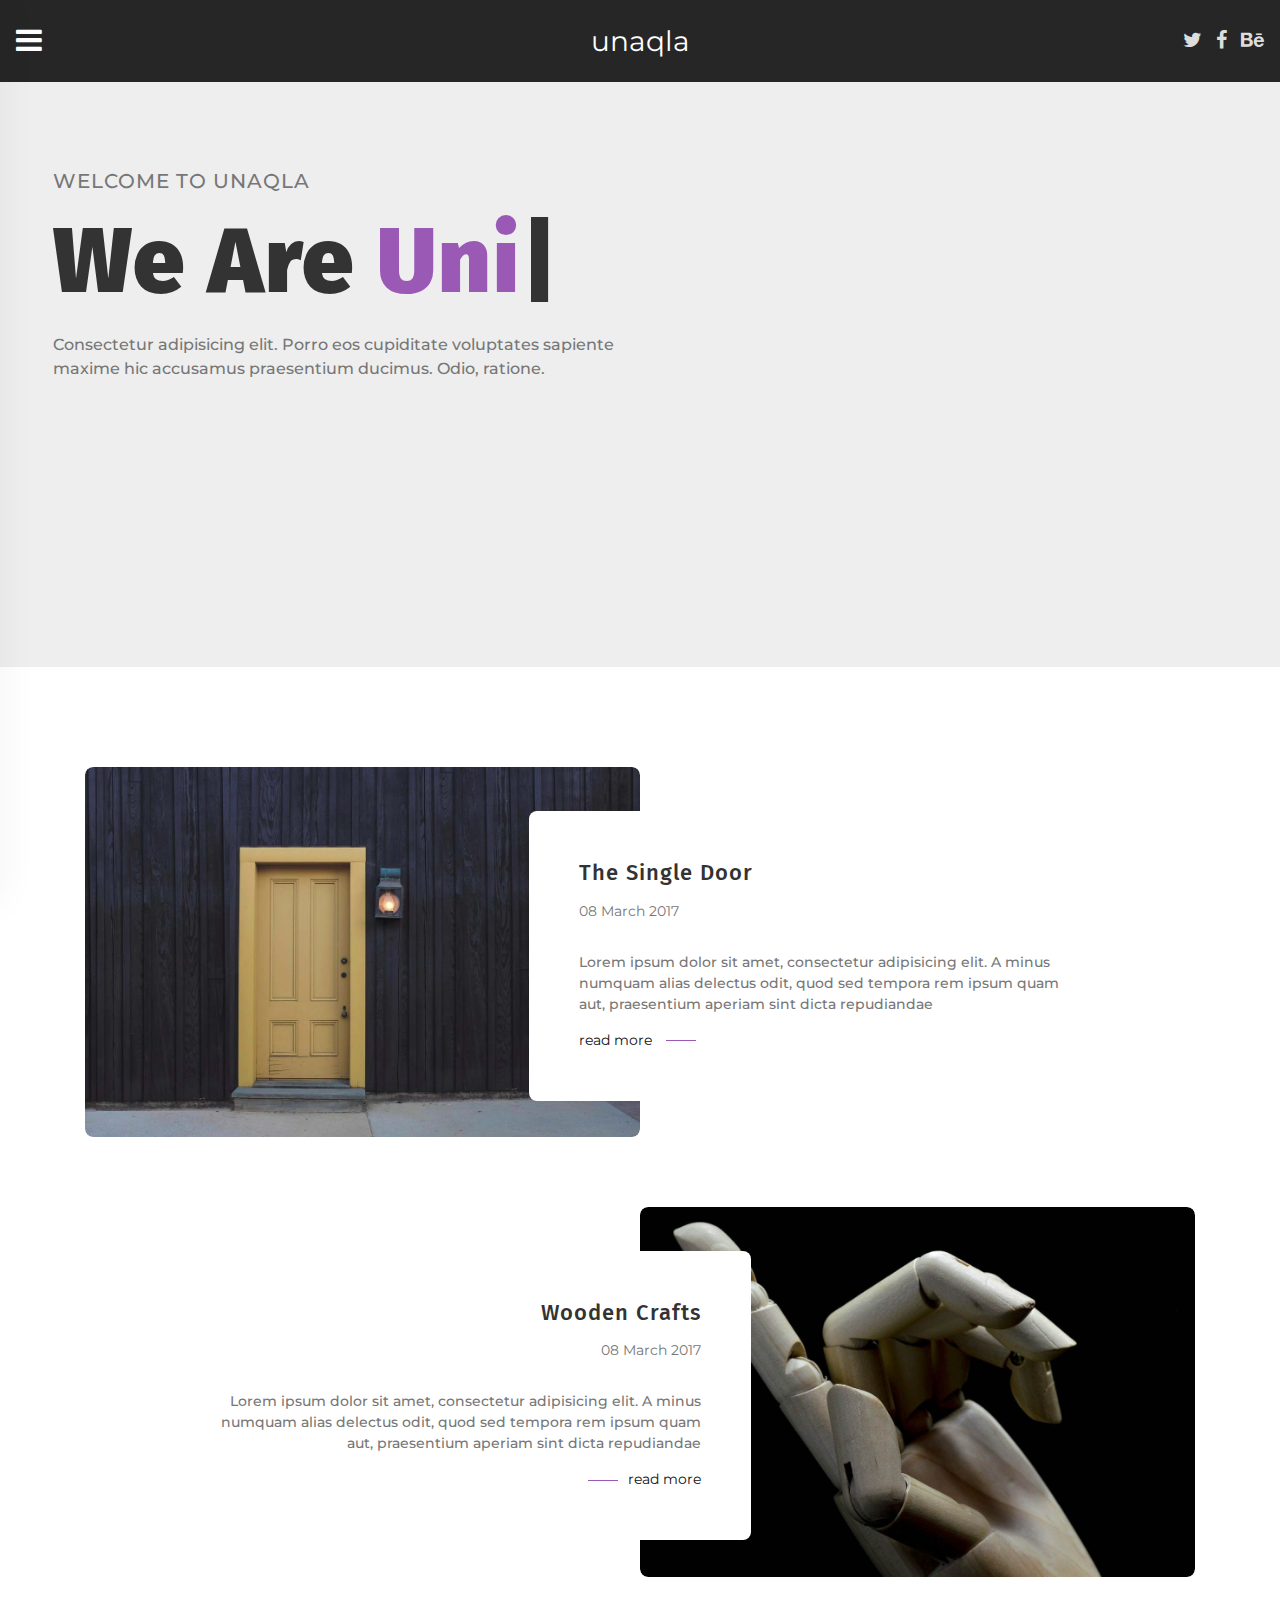
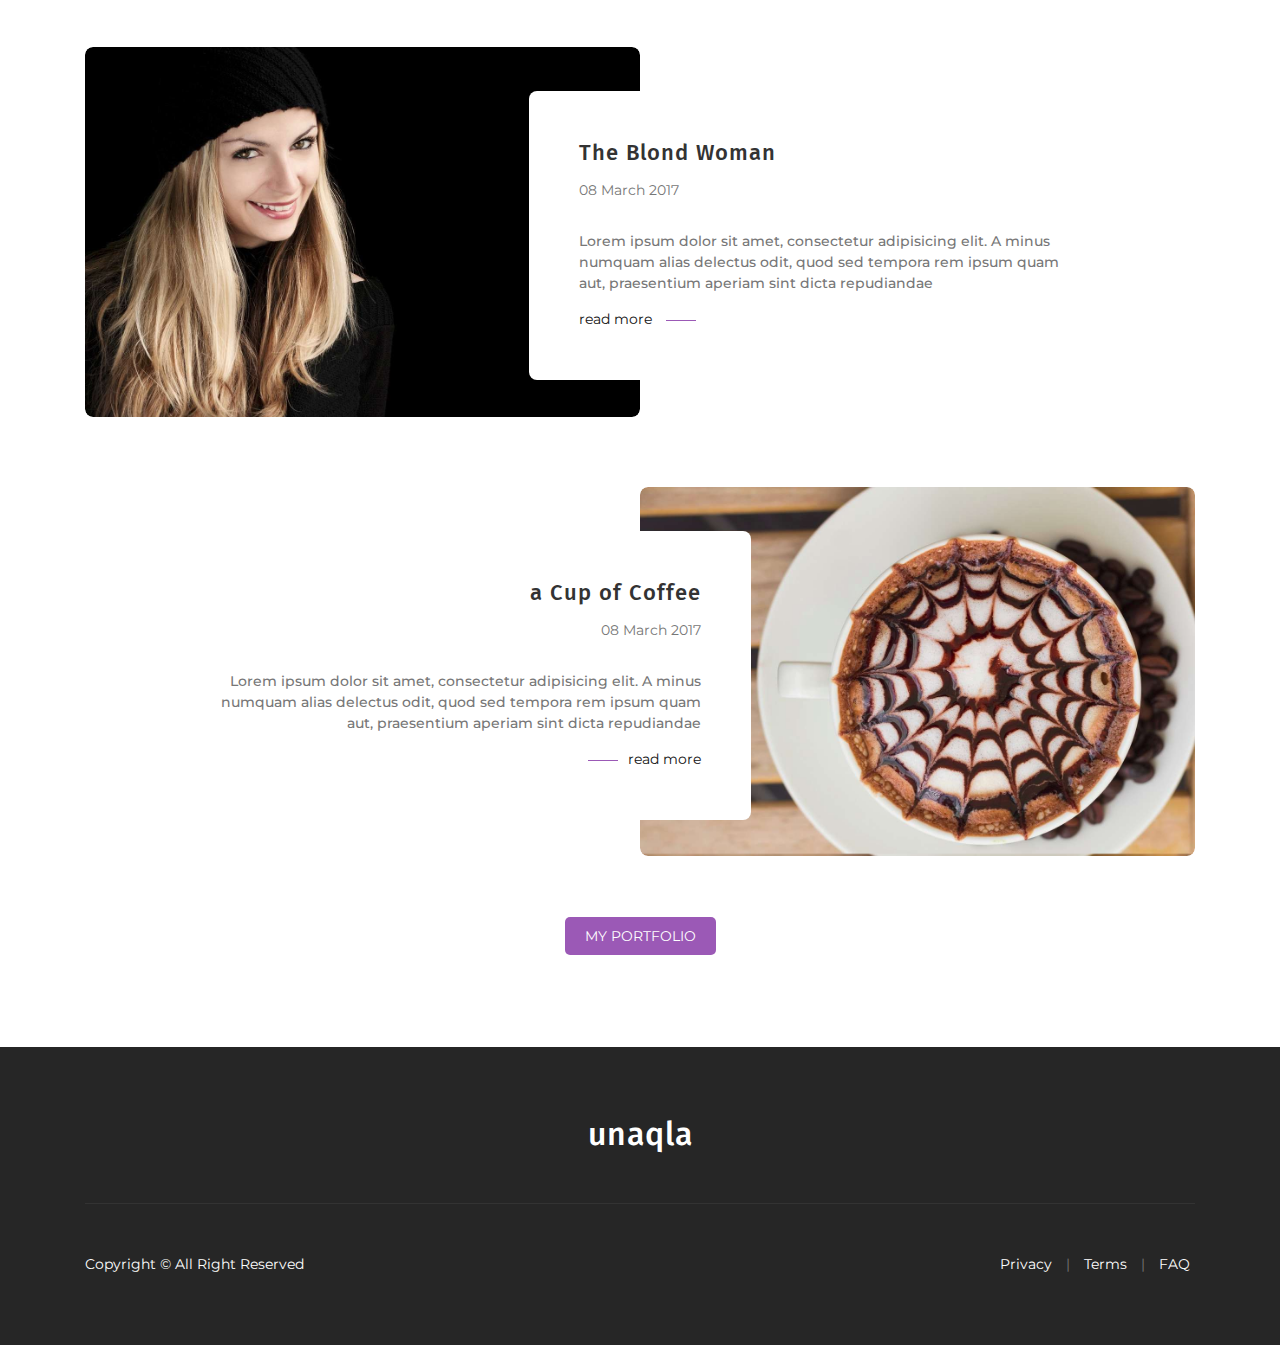
<file: index.html>
<!DOCTYPE html>
<html lang="en">

<head>
    <meta charset="UTF-8">
    <meta name="viewport" content="width=device-width, initial-scale=1.0">
    <title>Unaqla - Portfolio Template</title>

    <link rel="icon" href="images/favicon.png">
     <link rel="stylesheet" href="https://fonts.googleapis.com/css?family=Fira+Sans:400,400i,500,500i,600,600i,700,700i,800,800i,900,900i|Montserrat:400,400i,500,500i,600,600i,700,700i,800i,900">
    <link rel="stylesheet" href="css/font-awesome.css">
    <link rel="stylesheet" href="css/bootstrap.css">
    <link rel="stylesheet" href="css/magnific-popup.css">
    <link rel="stylesheet" href="css/style.css">
</head>

<body>

    <!-- loader -->
    <div id="open-laoding">
        <div id="loading"></div>
    </div>
    <!-- end loader -->

    <!-- header -->
    <header>

        <!-- navbar -->
        <nav class="navbar fixed-top">
            <div class="container-fluid">
                <div class="navbar-icon f-left">
                    <a href="#menu" class="sidebar-toggle active">
                        <i class="fa fa-bars"></i>
                    </a>
                </div>
                <div class="navbar-brand f-center">
                    <a href="index.html">unaqla</a>
                </div>
                <div class="navbar-icon-right f-right">
                    <ul>
                        <li>
                            <a href="">
                                <i class="fa fa-twitter"></i>
                            </a>
                        </li>
                        <li>
                            <a href="">
                                <i class="fa fa-facebook"></i>
                            </a>
                        </li>
                        <li>
                            <a href="">
                                <i class="fa fa-behance"></i>
                            </a>
                        </li>
                    </ul>
                </div>
            </div>
        </nav>
        <!-- end navbar -->

        <!-- front -->
        <div class="front">
            <div class="intro-caption">
                <div class="container-fluid">
                    <span class="welcome">WELCOME TO UNAQLA</span>
                    <div class="type-wrap">
                        <h2>We Are
                            <span id="typed2"></span>
                            <span class="typed-cursor">|</span>
                        </h2>
                    </div>
                    <p>Consectetur adipisicing elit. Porro eos cupiditate voluptates sapiente maxime hic accusamus praesentium ducimus. Odio, ratione.</p>
                </div>
            </div>
        </div>
        <!-- end front -->

        <!-- sidebar -->
        <div id="menu" class="panel sidebar" role="navigation">
            <a href="#menu" class="sidebar-toggle">
                <i class="fa fa-close"></i>
            </a>
            <ul>
                <li>
                    <a href="index.html">Home</a>
                </li>
                <li>
                    <a href="portfolio.html">Portfolio</a>
                </li>
                <li>
                    <a href="about.html">About Us</a>
                </li>
                <li>
                    <a href="contact.html">Contact Us</a>
                </li>
            </ul>
        </div>
        <!-- end sidebar -->

    </header>
    <!-- end header -->

    <!-- portfolio -->
    <div class="portfolio part">
        <div class="container">
            <div class="lines"></div>
            <div class="row no-gutters left-image">
                <div class="col-md-6 col-sm-12 col-xs-12">
                    <div class="matter-image">
                        <img src="images/portfolio1.jpg" alt="">
                        <div class="image-caption">
                            <a class="myporto" href="images/portfolio1.jpg">
                                <i class="fa fa-expand"></i>
                            </a>
                        </div>
                    </div>
                </div>
                <div class="col-md-6 col-sm-12 col-xs-12">
                    <div class="matter-text">
                        <h4>The Single Door</h4>
                        <span>08 March 2017</span>
                        <p>Lorem ipsum dolor sit amet, consectetur adipisicing elit. A minus numquam alias delectus odit, quod sed tempora rem ipsum quam aut, praesentium aperiam sint dicta repudiandae</p>
                        <a href="portfolio-single.html">read more
                            <div class="line"></div>
                        </a>
                    </div>
                </div>
            </div>
            <div class="row no-gutters add-mt right-image">
                <div class="col-md-6 col-sm-12 col-xs-12">
                    <div class="matter-text">
                        <h4>Wooden Crafts</h4>
                        <span>08 March 2017</span>
                        <p>Lorem ipsum dolor sit amet, consectetur adipisicing elit. A minus numquam alias delectus odit, quod sed tempora rem ipsum quam aut, praesentium aperiam sint dicta repudiandae</p>
                        <a href="portfolio-single.html">
                            <div class="line"></div>read more</a>
                    </div>
                </div>
                <div class="col-md-6 col-sm-12 col-xs-12">
                    <div class="matter-image">
                        <img src="images/portfolio2.jpg" alt="">
                        <div class="image-caption">
                            <a class="myporto" href="images/portfolio2.jpg">
                                <i class="fa fa-expand"></i>
                            </a>
                        </div>
                    </div>
                </div>
            </div>
            <div class="row no-gutters add-mt left-image">
                <div class="col-md-6 col-sm-12 col-xs-12">
                    <div class="matter-image">
                        <img src="images/portfolio3.jpg" alt="">
                        <div class="image-caption">
                            <a class="myporto" href="images/portfolio3.jpg">
                                <i class="fa fa-expand"></i>
                            </a>
                        </div>
                    </div>
                </div>
                <div class="col-md-6 col-sm-12 col-xs-12">
                    <div class="matter-text">
                        <h4>The Blond Woman</h4>
                        <span>08 March 2017</span>
                        <p>Lorem ipsum dolor sit amet, consectetur adipisicing elit. A minus numquam alias delectus odit, quod sed tempora rem ipsum quam aut, praesentium aperiam sint dicta repudiandae</p>
                        <a href="portfolio-single.html">read more
                            <div class="line"></div>
                        </a>
                    </div>
                </div>
            </div>
            <div class="row no-gutters add-mt right-image no-bb">
                <div class="col-md-6 col-sm-12 col-xs-12">
                    <div class="matter-text">
                        <h4>a Cup of Coffee</h4>
                        <span>08 March 2017</span>
                        <p>Lorem ipsum dolor sit amet, consectetur adipisicing elit. A minus numquam alias delectus odit, quod sed tempora rem ipsum quam aut, praesentium aperiam sint dicta repudiandae</p>
                        <a href="portfolio-single.html">
                            <div class="line"></div>read more</a>
                    </div>
                </div>
                <div class="col-md-6 col-sm-12 col-xs-12">
                    <div class="matter-image">
                        <img src="images/portfolio4.jpg" alt="">
                        <div class="image-caption">
                            <a class="myporto" href="images/portfolio4.jpg">
                                <i class="fa fa-expand"></i>
                            </a>
                        </div>
                    </div>
                </div>
            </div>
            <div class="show-portfolio">
                <a href="portfolio.html">MY PORTFOLIO</a>
            </div>
        </div>
    </div>
    <!-- end portfolio -->

    <!-- footer -->
    <footer>
        <div class="container">
            <div class="wrap-brand">
                <h2>unaqla</h2>
            </div>
            <div class="row">
                <div class="col-md-4 col-sm-4 col-xs-12">
                    <div class="wrap-copyright">
                        <span>Copyright © All Right Reserved</span>
                    </div>
                </div>
                <div class="col-md-4 col-sm-4 col-xs-12">
                    <div class="wrap-media">
                        <ul>
                            <li>
                                <a href="">
                                    <i class="fa fa-twitter"></i>
                                </a>
                            </li>
                            <li>
                                <a href="">
                                    <i class="fa fa-facebook"></i>
                                </a>
                            </li>
                            <li>
                                <a href="">
                                    <i class="fa fa-behance"></i>
                                </a>
                            </li>
                        </ul>
                    </div>
                </div>
                <div class="col-md-4 col-sm-4 col-xs-12">
                    <div class="wrap-term">
                        <ul>
                            <li>
                                <a href="">Privacy</a>
                            </li>
                            <li>|</li>
                            <li>
                                <a href="">Terms</a>
                            </li>
                            <li>|</li>
                            <li>
                                <a href="">FAQ</a>
                            </li>
                        </ul>
                    </div>
                </div>
            </div>
        </div>
    </footer>
    <!-- end footer -->


    <script src="js/jquery.min.js"></script>
    <script src="js/bootstrap.min.js"></script>
    <script src="js/jquery.big-slide.js"></script>
    <script src="js/typed.js"></script>
    <script src="js/jquery.magnific-popup.min.js"></script>
    <script src="js/main.js"></script>

</body>

</html>
</file>
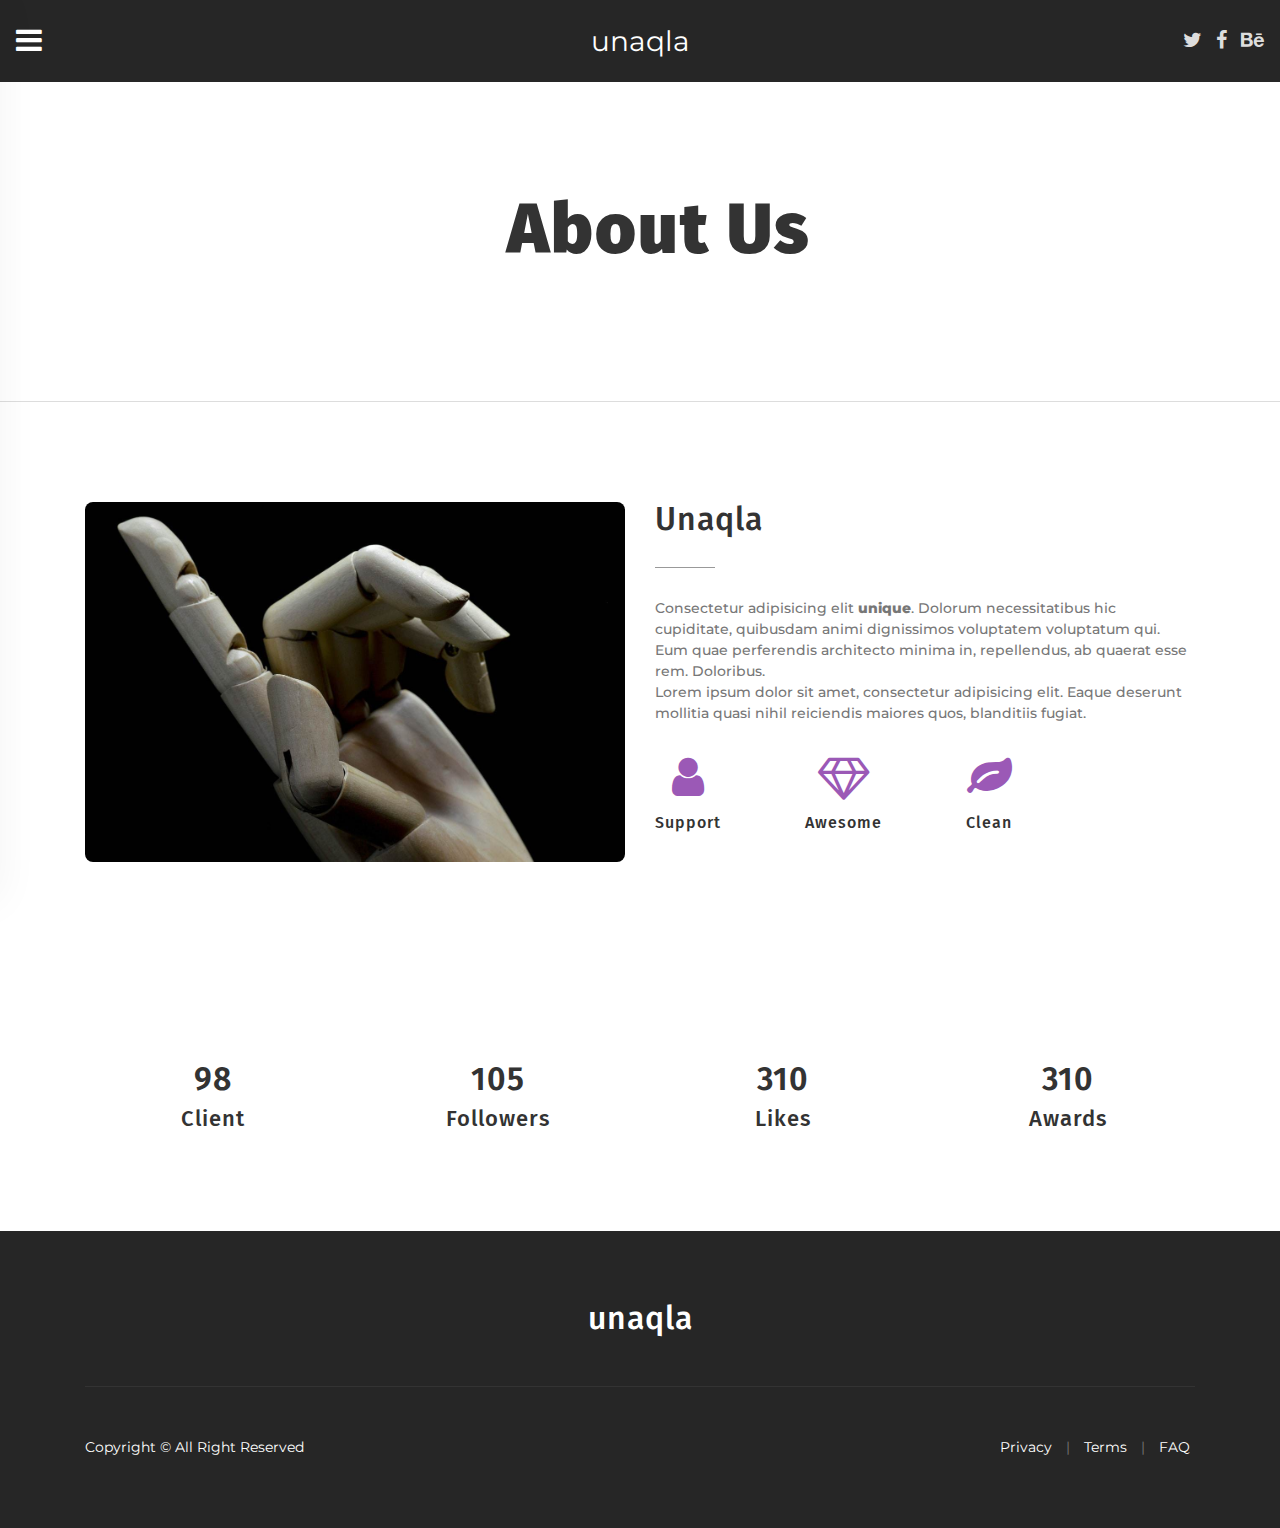
<file: about.html>
<!DOCTYPE html>
<html lang="en">

<head>
    <meta charset="UTF-8">
    <meta name="viewport" content="width=device-width, initial-scale=1.0">
    <title>Unaqla - Portfolio Template</title>

    <link rel="icon" href="images/favicon.png">
     <link rel="stylesheet" href="https://fonts.googleapis.com/css?family=Fira+Sans:400,400i,500,500i,600,600i,700,700i,800,800i,900,900i|Montserrat:400,400i,500,500i,600,600i,700,700i,800i,900">
    <link rel="stylesheet" href="css/font-awesome.css">
    <link rel="stylesheet" href="css/bootstrap.css">
    <link rel="stylesheet" href="css/magnific-popup.css">
    <link rel="stylesheet" href="css/style.css">
</head>

<body>

    <!-- loader -->
    <div id="open-laoding">
        <div id="loading"></div>
    </div>
    <!-- end loader -->

    <!-- header -->
    <header>

        <!-- navbar -->
        <nav class="navbar fixed-top">
            <div class="container-fluid">
                <div class="navbar-icon f-left">
                    <a href="#menu" class="sidebar-toggle active">
                        <i class="fa fa-bars"></i>
                    </a>
                </div>
                <div class="navbar-brand f-center">
                    <a href="index.html">unaqla</a>
                </div>
                <div class="navbar-icon-right f-right">
                    <ul>
                        <li>
                            <a href="">
                                <i class="fa fa-twitter"></i>
                            </a>
                        </li>
                        <li>
                            <a href="">
                                <i class="fa fa-facebook"></i>
                            </a>
                        </li>
                        <li>
                            <a href="">
                                <i class="fa fa-behance"></i>
                            </a>
                        </li>
                    </ul>
                </div>
            </div>
        </nav>
        <!-- end navbar -->

        <!-- sidebar -->
        <div id="menu" class="panel sidebar" role="navigation">
            <a href="#menu" class="sidebar-toggle">
                <i class="fa fa-close"></i>
            </a>
            <ul>
                <li>
                    <a href="index.html">Home</a>
                </li>
                <li>
                    <a href="portfolio.html">Portfolio</a>
                </li>
                <li>
                    <a href="about.html">About Us</a>
                </li>
                <li>
                    <a href="contact.html">Contact Us</a>
                </li>
            </ul>
        </div>
        <!-- end sidebar -->

    </header>
    <!-- end header -->

    <!-- title-page -->
    <div class="title-page">
        <div class="matter">
            <h2>About Us</h2>
        </div>
    </div>
    <!-- end title-page -->

    <!-- about -->
    <div class="about part">
        <div class="container">
            <div class="row">
                <div class="col-md-6 col-sm-12">
                    <div class="matter-image">
                        <img src="images/portfolio2.jpg" alt="">
                    </div>
                </div>
                <div class="col-md-6 col-sm-12">
                    <div class="matter-text">
                        <h2>Unaqla</h2>
                        <div class="line"></div>
                        <p>Consectetur adipisicing elit
                            <span>unique</span>. Dolorum necessitatibus hic cupiditate, quibusdam animi dignissimos voluptatem voluptatum qui. Eum quae perferendis architecto minima in, repellendus, ab quaerat esse rem. Doloribus.</p>
                        <p>Lorem ipsum dolor sit amet, consectetur adipisicing elit. Eaque deserunt mollitia quasi nihil reiciendis maiores quos, blanditiis fugiat.</p>
                        <div class="wrap-service">
                            <ul>
                                <li>
                                    <i class="fa fa-user"></i>
                                    <h6>Support</h6>
                                </li>
                                <li>
                                    <i class="fa fa-diamond"></i>
                                    <h6>Awesome</h6>
                                </li>
                                <li>
                                    <i class="fa fa-leaf"></i>
                                    <h6>Clean</h6>
                                </li>
                            </ul>
                        </div>
                    </div>
                </div>
            </div>
        </div>
    </div>
    <!-- end about -->

    <!-- counter -->
    <div class="counter part">
        <div class="container">
            <div class="row">
                <div class="col-md-3 col-sm-6 col-xs-12">
                    <div class="matter">
                        <h3 class="numscroller" data-min="1" data-max="98" data-delay="0" data-increment="2">98</h3>
                        <h4>Client</h4>
                    </div>
                </div>
                <div class="col-md-3 col-sm-6 col-xs-12">
                    <div class="matter">
                        <h3 class="numscroller" data-min="1" data-max="105" data-delay="0" data-increment="2">105</h3>
                        <h4>Followers</h4>
                    </div>
                </div>
                <div class="col-md-3 col-sm-6 col-xs-12">
                    <div class="matter no-mb1">
                        <h3 class="numscroller" data-min="1" data-max="310" data-delay="0" data-increment="2">310</h3>
                        <h4>Likes</h4>
                    </div>
                </div>
                <div class="col-md-3 col-sm-6 col-xs-12">
                    <div class="matter no-mb2">
                        <h3 class="numscroller" data-min="1" data-max="310" data-delay="0" data-increment="2">310</h3>
                        <h4>Awards</h4>
                    </div>
                </div>
            </div>
        </div>
    </div>
    <!-- end counter -->


    <!-- footer -->
    <footer>
        <div class="container">
            <div class="wrap-brand">
                <h2>unaqla</h2>
            </div>
            <div class="row">
                <div class="col-md-4 col-sm-4 col-xs-12">
                    <div class="wrap-copyright">
                        <span>Copyright © All Right Reserved</span>
                    </div>
                </div>
                <div class="col-md-4 col-sm-4 col-xs-12">
                    <div class="wrap-media">
                        <ul>
                            <li>
                                <a href="">
                                    <i class="fa fa-twitter"></i>
                                </a>
                            </li>
                            <li>
                                <a href="">
                                    <i class="fa fa-facebook"></i>
                                </a>
                            </li>
                            <li>
                                <a href="">
                                    <i class="fa fa-behance"></i>
                                </a>
                            </li>
                        </ul>
                    </div>
                </div>
                <div class="col-md-4 col-sm-4 col-xs-12">
                    <div class="wrap-term">
                        <ul>
                            <li>
                                <a href="">Privacy</a>
                            </li>
                            <li>|</li>
                            <li>
                                <a href="">Terms</a>
                            </li>
                            <li>|</li>
                            <li>
                                <a href="">FAQ</a>
                            </li>
                        </ul>
                    </div>
                </div>
            </div>
        </div>
    </footer>
    <!-- end footer -->

    <script src="js/jquery.min.js"></script>
    <script src="js/bootstrap.min.js"></script>
    <script src="js/jquery.big-slide.js"></script>
    <script src="js/jquery.magnific-popup.min.js"></script>
    <script src="js/main.js"></script>

</body>

</html>
</file>
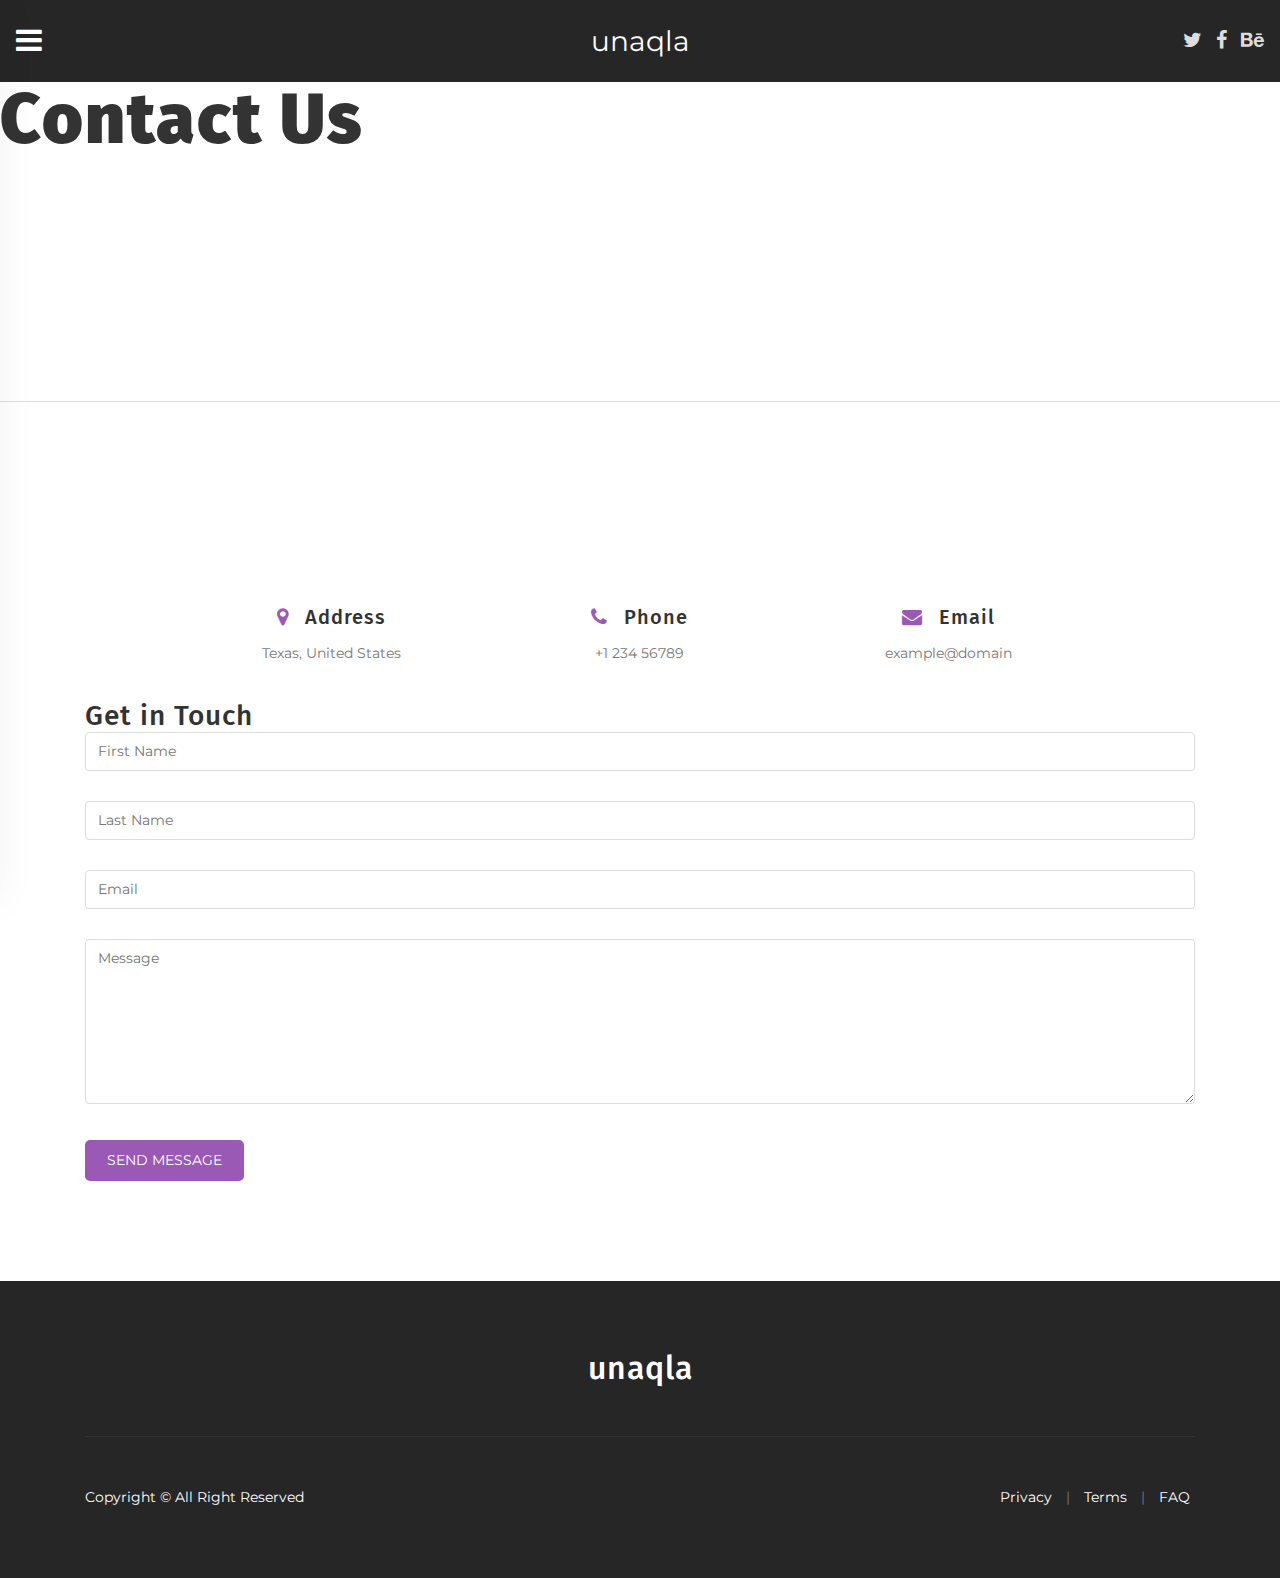
<file: contact.html>
<!DOCTYPE html>
<html lang="en">

<head>
    <meta charset="UTF-8">
    <meta name="viewport" content="width=device-width, initial-scale=1.0">
    <title>Unaqla - Portfolio Template</title>

    <link rel="icon" href="images/favicon.png">
     <link rel="stylesheet" href="https://fonts.googleapis.com/css?family=Fira+Sans:400,400i,500,500i,600,600i,700,700i,800,800i,900,900i|Montserrat:400,400i,500,500i,600,600i,700,700i,800i,900">
    <link rel="stylesheet" href="css/font-awesome.css">
    <link rel="stylesheet" href="css/bootstrap.css">
    <link rel="stylesheet" href="css/magnific-popup.css">
    <link rel="stylesheet" href="css/style.css">
</head>

<body>

    <!-- loader -->
    <div id="open-laoding">
        <div id="loading"></div>
    </div>
    <!-- end loader -->

    <!-- header -->
    <header>

        <!-- navbar -->
        <nav class="navbar fixed-top">
            <div class="container-fluid">
                <div class="navbar-icon f-left">
                    <a href="#menu" class="sidebar-toggle active">
                        <i class="fa fa-bars"></i>
                    </a>
                </div>
                <div class="navbar-brand f-center">
                    <a href="index.html">unaqla</a>
                </div>
                <div class="navbar-icon-right f-right">
                    <ul>
                        <li>
                            <a href="">
                                <i class="fa fa-twitter"></i>
                            </a>
                        </li>
                        <li>
                            <a href="">
                                <i class="fa fa-facebook"></i>
                            </a>
                        </li>
                        <li>
                            <a href="">
                                <i class="fa fa-behance"></i>
                            </a>
                        </li>
                    </ul>
                </div>
            </div>
        </nav>
        <!-- end navbar -->

        <!-- sidebar -->
        <div id="menu" class="panel sidebar" role="navigation">
            <a href="#menu" class="sidebar-toggle">
                <i class="fa fa-close"></i>
            </a>
            <ul>
                <li>
                    <a href="index.html">Home</a>
                </li>
                <li>
                    <a href="portfolio.html">Portfolio</a>
                </li>
                <li>
                    <a href="about.html">About Us</a>
                </li>
                <li>
                    <a href="contact.html">Contact Us</a>
                </li>
            </ul>
        </div>
        <!-- end sidebar -->

    </header>
    <!-- end header -->

    <!-- title-page -->
    <div class="title-page">
        <div class="mattter">
            <h2>Contact Us</h2>
        </div>
    </div>
    <!-- end title-page -->

    <!-- contact -->
    <div class="contact part">
        <div class="container-fluid">
            <div class="mattter">
                <div class="mattter-map">
                    <iframe class="map" src="https://www.google.com/maps/embed?pb=!1m18!1m12!1m3!1d80962.123145897!2d-96.70915253987106!3d33.1971998858113!2m3!1f0!2f0!3f0!3m2!1i1024!2i768!4f13.1!3m3!1m2!1s0x864c1588304d8a8d%3A0xbf77a4ea9947c978!2sTX-121%2C+McKinney%2C+TX%2C+Amerika+Serikat!5e1!3m2!1sid!2sid!4v1527079071726"
                        style="border:0" allowfullscreen></iframe>
                </div>
                <div class="info">
                    <div class="row no-gutters">
                        <div class="col-md-4 col-sm-4 col-xs-12">
                            <div class="mattter">
                                <div class="title">
                                    <h5>
                                        <i class="fa fa-map-marker"></i> Address</h5>
                                </div>
                                <span>Texas, United States</span>
                            </div>
                        </div>
                        <div class="col-md-4 col-sm-4 col-xs-12">
                            <div class="mattter">
                                <div class="title">
                                    <h5>
                                        <i class="fa fa-phone"></i> Phone</h5>
                                </div>
                                <span>+1 234 56789</span>
                            </div>
                        </div>
                        <div class="col-md-4 col-sm-4 col-xs-12">
                            <div class="mattter no-mb">
                                <div class="title">
                                    <h5>
                                        <i class="fa fa-envelope"></i> Email</h5>
                                </div>
                                <span>example@domain</span>
                            </div>
                        </div>
                    </div>
                </div>
                <div class="wrap-form">
                    <div class="container">
                        <h3>Get in Touch</h3>
                        <form>
                            <input type="text" placeholder="First Name" class="first-n">
                            <input type="text" placeholder="Last Name" class="last-n">
                            <input type="email" placeholder="Email">
                            <textarea cols="30" rows="7" placeholder="Message"></textarea>
                            <button class="button btn">SEND MESSAGE</button>
                        </form>
                    </div>
                </div>
            </div>
        </div>
    </div>
    <!-- end contact -->


    <!-- footer -->
    <footer>
        <div class="container">
            <div class="wrap-brand">
                <h2>unaqla</h2>
            </div>
            <div class="row">
                <div class="col-md-4 col-sm-4 col-xs-12">
                    <div class="wrap-copyright">
                        <span>Copyright © All Right Reserved</span>
                    </div>
                </div>
                <div class="col-md-4 col-sm-4 col-xs-12">
                    <div class="wrap-media">
                        <ul>
                            <li>
                                <a href="">
                                    <i class="fa fa-twitter"></i>
                                </a>
                            </li>
                            <li>
                                <a href="">
                                    <i class="fa fa-facebook"></i>
                                </a>
                            </li>
                            <li>
                                <a href="">
                                    <i class="fa fa-behance"></i>
                                </a>
                            </li>
                        </ul>
                    </div>
                </div>
                <div class="col-md-4 col-sm-4 col-xs-12">
                    <div class="wrap-term">
                        <ul>
                            <li>
                                <a href="">Privacy</a>
                            </li>
                            <li>|</li>
                            <li>
                                <a href="">Terms</a>
                            </li>
                            <li>|</li>
                            <li>
                                <a href="">FAQ</a>
                            </li>
                        </ul>
                    </div>
                </div>
            </div>
        </div>
    </footer>
    <!-- end footer -->


    <script src="js/jquery.min.js"></script>
    <script src="js/bootstrap.min.js"></script>
    <script src="js/jquery.big-slide.js"></script>
    <script src="js/jquery.magnific-popup.min.js"></script>
    <script src="js/main.js"></script>

</body>

</html>
</file>
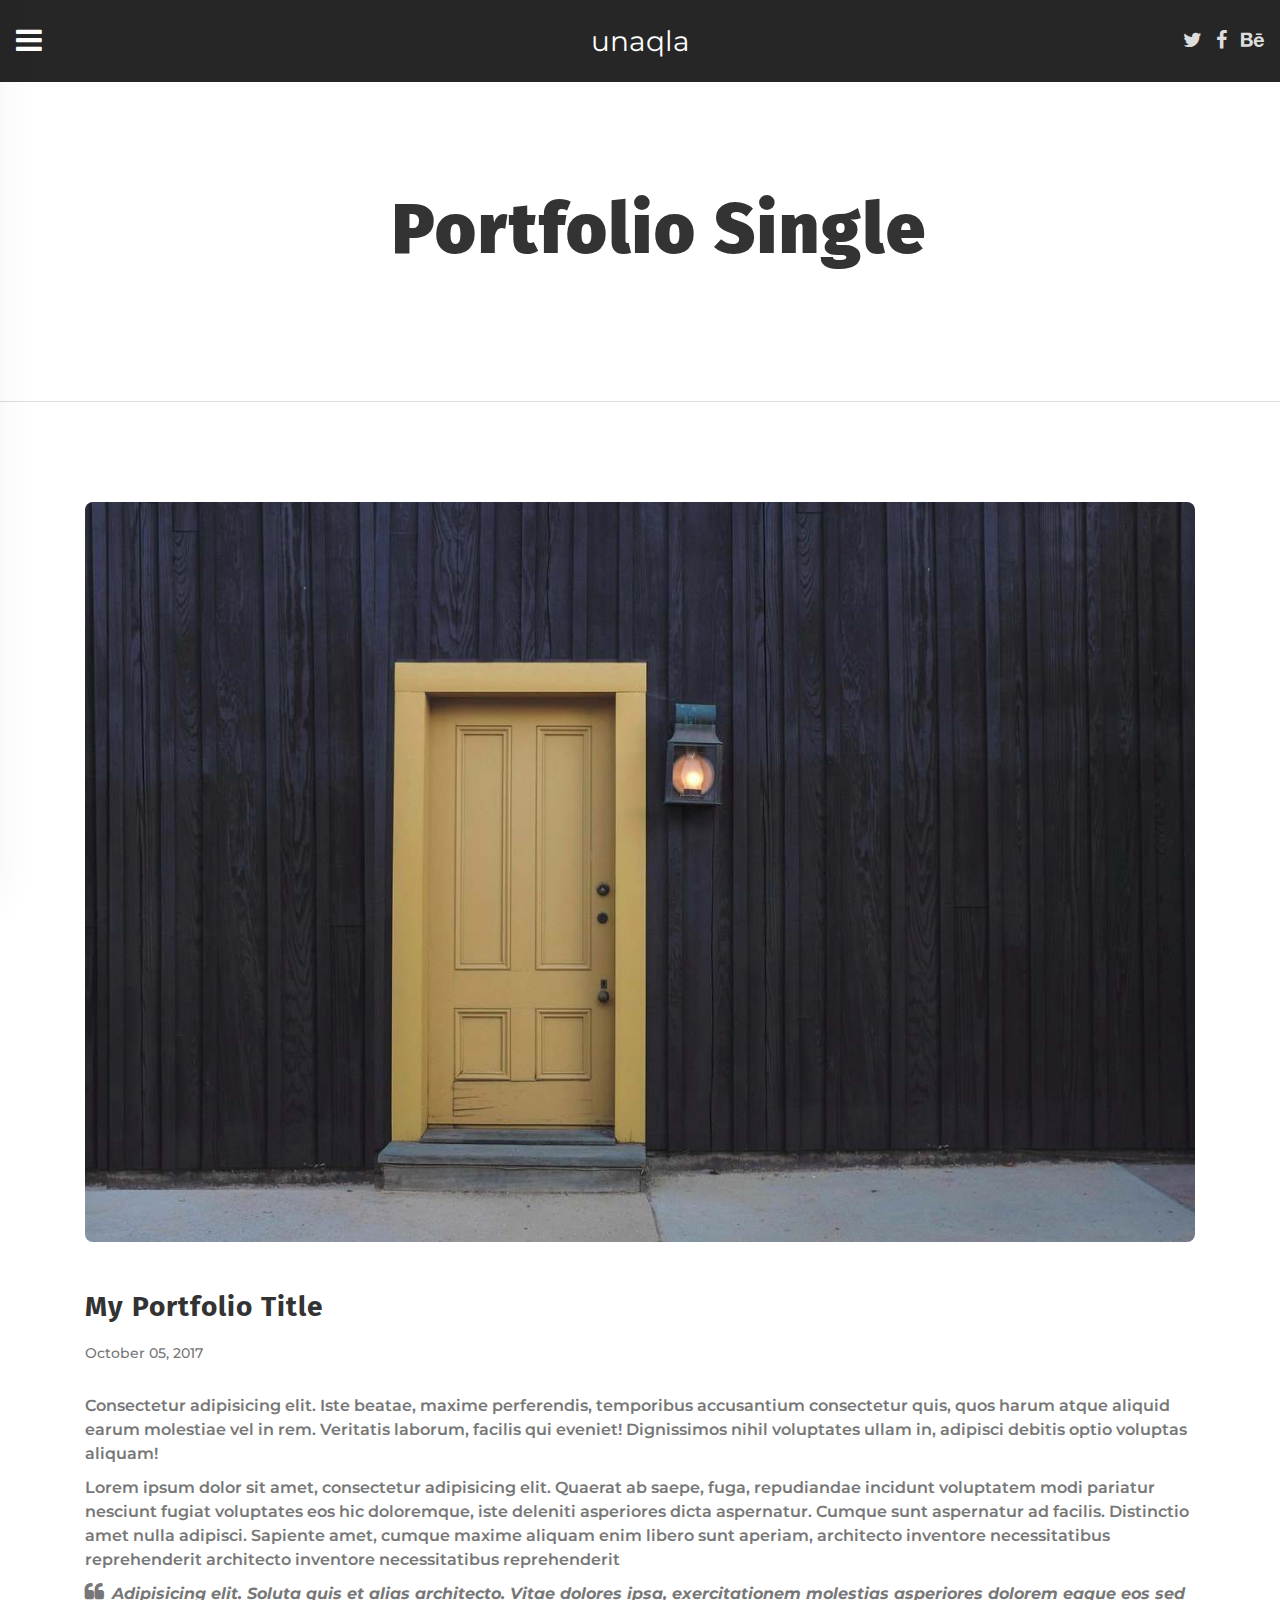
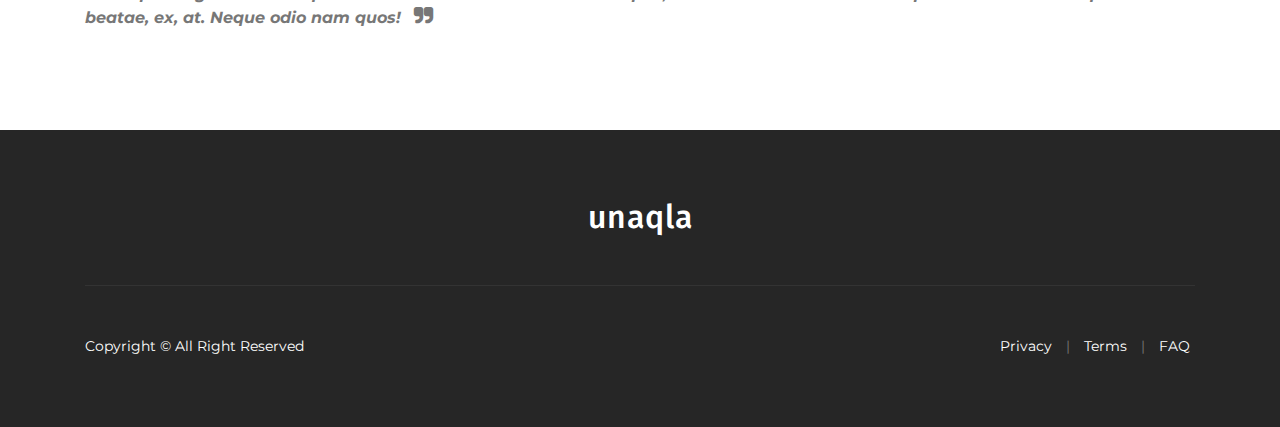
<file: portfolio-single.html>
<!DOCTYPE html>
<html lang="en">

<head>
    <meta charset="UTF-8">
    <meta name="viewport" content="width=device-width, initial-scale=1.0">
    <title>Unaqla - Portfolio Template</title>

    <link rel="icon" href="images/favicon.png">
     <link rel="stylesheet" href="https://fonts.googleapis.com/css?family=Fira+Sans:400,400i,500,500i,600,600i,700,700i,800,800i,900,900i|Montserrat:400,400i,500,500i,600,600i,700,700i,800i,900">
    <link rel="stylesheet" href="css/font-awesome.css">
    <link rel="stylesheet" href="css/bootstrap.css">
    <link rel="stylesheet" href="css/magnific-popup.css">
    <link rel="stylesheet" href="css/style.css">
</head>

<body>

    <!-- loader -->
    <div id="open-laoding">
        <div id="loading"></div>
    </div>
    <!-- end loader -->

    <!-- header -->
    <header>

        <!-- navbar -->
        <nav class="navbar fixed-top">
            <div class="container-fluid">
                <div class="navbar-icon f-left">
                    <a href="#menu" class="sidebar-toggle active">
                        <i class="fa fa-bars"></i>
                    </a>
                </div>
                <div class="navbar-brand f-center">
                    <a href="index.html">unaqla</a>
                </div>
                <div class="navbar-icon-right f-right">
                    <ul>
                        <li>
                            <a href="">
                                <i class="fa fa-twitter"></i>
                            </a>
                        </li>
                        <li>
                            <a href="">
                                <i class="fa fa-facebook"></i>
                            </a>
                        </li>
                        <li>
                            <a href="">
                                <i class="fa fa-behance"></i>
                            </a>
                        </li>
                    </ul>
                </div>
            </div>
        </nav>
        <!-- end navbar -->

        <!-- sidebar -->
        <div id="menu" class="panel sidebar" role="navigation">
            <a href="#menu" class="sidebar-toggle">
                <i class="fa fa-close"></i>
            </a>
            <ul>
                <li>
                    <a href="index.html">Home</a>
                </li>
                <li>
                    <a href="portfolio.html">Portfolio</a>
                </li>
                <li>
                    <a href="about.html">About Us</a>
                </li>
                <li>
                    <a href="contact.html">Contact Us</a>
                </li>
            </ul>
        </div>
        <!-- end sidebar -->

    </header>
    <!-- end header -->

    <!-- title-page -->
    <div class="title-page portfolio-s">
        <div class="matter">
            <h2>Portfolio Single</h2>
        </div>
    </div>
    <!-- end title-page -->

    <!-- portfolio single -->
    <div class="portfolio-single part">
        <div class="container">
            <div class="matter">
                <div class="image">
                    <img src="images/portfolio1.jpg" alt="">
                </div>
                <div class="text">
                    <h3>My Portfolio Title</h3>
                    <span>October 05, 2017</span>
                    <p>Consectetur adipisicing elit. Iste beatae, maxime perferendis, temporibus accusantium consectetur quis, quos harum atque aliquid earum molestiae vel in rem. Veritatis laborum, facilis qui eveniet! Dignissimos nihil voluptates ullam
                        in, adipisci debitis optio voluptas aliquam!</p>
                    <p>Lorem ipsum dolor sit amet, consectetur adipisicing elit. Quaerat ab saepe, fuga, repudiandae incidunt voluptatem modi pariatur nesciunt fugiat voluptates eos hic doloremque, iste deleniti asperiores dicta aspernatur. Cumque sunt aspernatur
                        ad facilis. Distinctio amet nulla adipisci. Sapiente amet, cumque maxime aliquam enim libero sunt aperiam, architecto inventore necessitatibus reprehenderit architecto inventore necessitatibus reprehenderit</p>
                    <p class="font-italic word">
                        <i class="fa fa-quote-left"></i>Adipisicing elit. Soluta quis et alias architecto. Vitae dolores ipsa, exercitationem molestias asperiores dolorem eaque eos sed beatae, ex, at. Neque odio nam quos!
                        <i class="fa fa-quote-right"></i>
                    </p>
                </div>
            </div>
        </div>
    </div>
    <!-- end portfolio single -->

    <!-- footer -->
    <footer>
        <div class="container">
            <div class="wrap-brand">
                <h2>unaqla</h2>
            </div>
            <div class="row">
                <div class="col-md-4 col-sm-4 col-xs-12">
                    <div class="wrap-copyright">
                        <span>Copyright © All Right Reserved</span>
                    </div>
                </div>
                <div class="col-md-4 col-sm-4 col-xs-12">
                    <div class="wrap-media">
                        <ul>
                            <li>
                                <a href="">
                                    <i class="fa fa-twitter"></i>
                                </a>
                            </li>
                            <li>
                                <a href="">
                                    <i class="fa fa-facebook"></i>
                                </a>
                            </li>
                            <li>
                                <a href="">
                                    <i class="fa fa-behance"></i>
                                </a>
                            </li>
                        </ul>
                    </div>
                </div>
                <div class="col-md-4 col-sm-4 col-xs-12">
                    <div class="wrap-term">
                        <ul>
                            <li>
                                <a href="">Privacy</a>
                            </li>
                            <li>|</li>
                            <li>
                                <a href="">Terms</a>
                            </li>
                            <li>|</li>
                            <li>
                                <a href="">FAQ</a>
                            </li>
                        </ul>
                    </div>
                </div>
            </div>
        </div>
    </footer>
    <!-- end footer -->


    <script src="js/jquery.min.js"></script>
    <script src="js/bootstrap.min.js"></script>
    <script src="js/jquery.big-slide.js"></script>
    <script src="js/jquery.magnific-popup.min.js"></script>
    <script src="js/main.js"></script>

</body>

</html>
</file>
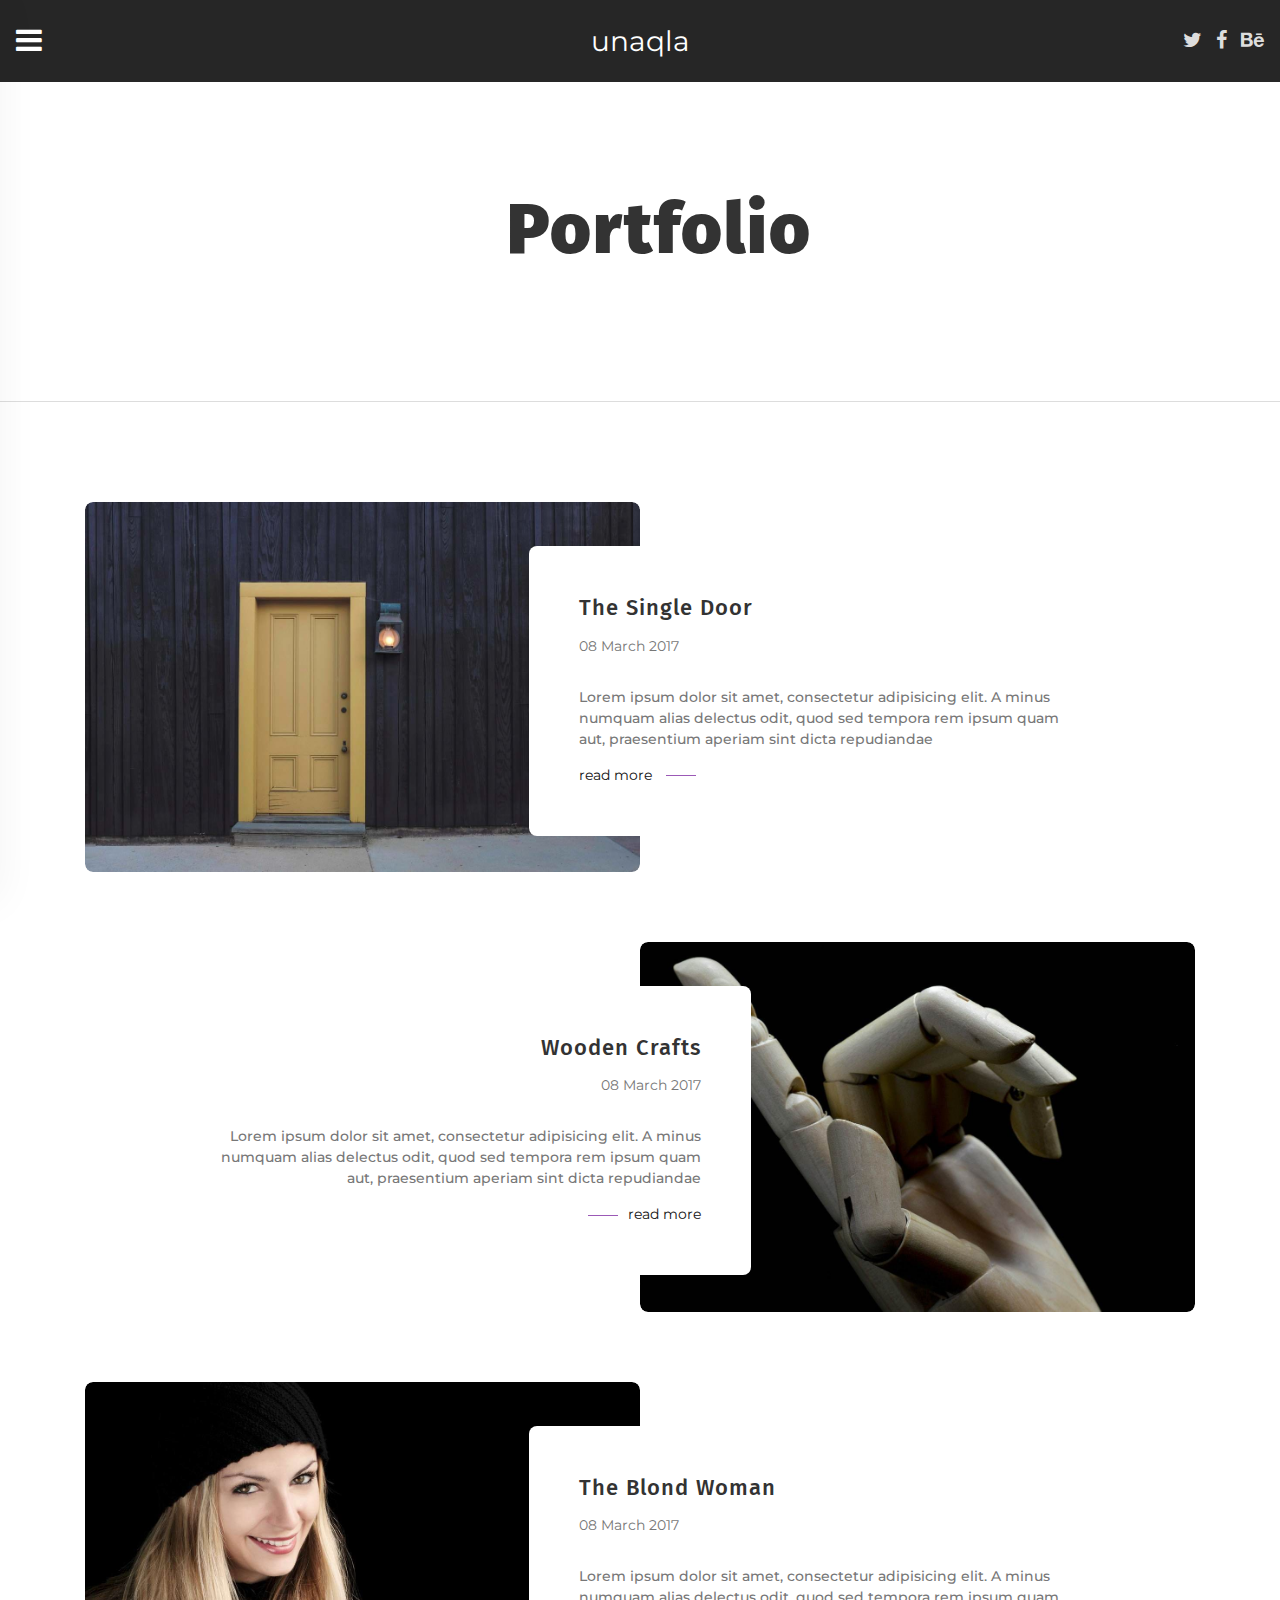
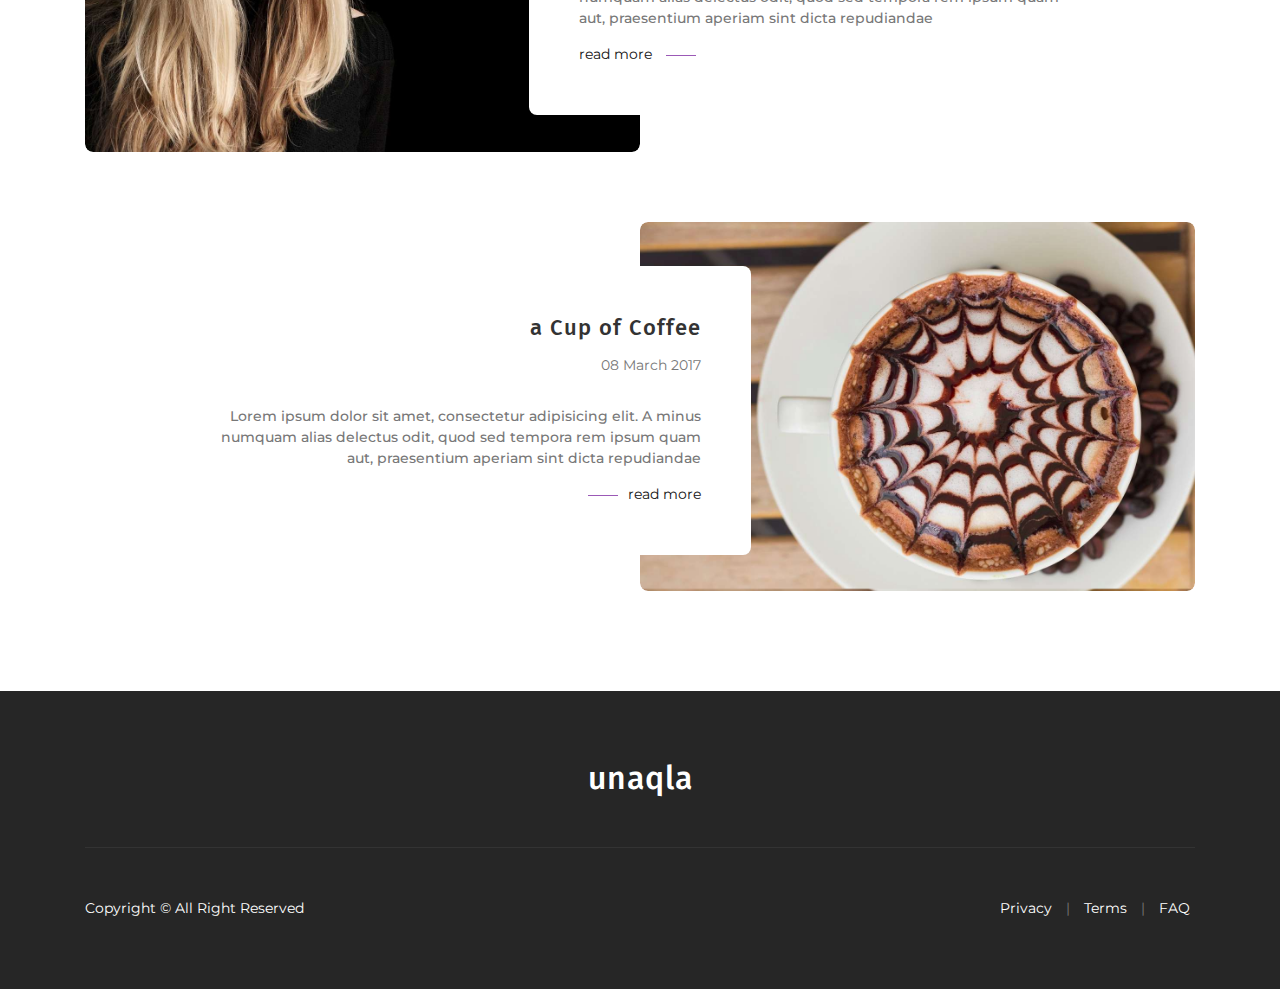
<file: portfolio.html>
<!DOCTYPE html>
<html lang="en">

<head>
    <meta charset="UTF-8">
    <meta name="viewport" content="width=device-width, initial-scale=1.0">
    <title>Unaqla - Portfolio Template</title>

    <link rel="icon" href="images/favicon.png">
     <link rel="stylesheet" href="https://fonts.googleapis.com/css?family=Fira+Sans:400,400i,500,500i,600,600i,700,700i,800,800i,900,900i|Montserrat:400,400i,500,500i,600,600i,700,700i,800i,900">
    <link rel="stylesheet" href="css/font-awesome.css">
    <link rel="stylesheet" href="css/bootstrap.css">
    <link rel="stylesheet" href="css/magnific-popup.css">
    <link rel="stylesheet" href="css/style.css">
</head>

<body>

    <!-- loader -->
    <div id="open-laoding">
        <div id="loading"></div>
    </div>
    <!-- end loader -->

    <!-- header -->
    <header>

        <!-- navbar -->
        <nav class="navbar fixed-top">
            <div class="container-fluid">
                <div class="navbar-icon f-left">
                    <a href="#menu" class="sidebar-toggle active">
                        <i class="fa fa-bars"></i>
                    </a>
                </div>
                <div class="navbar-brand f-center">
                    <a href="index.html">unaqla</a>
                </div>
                <div class="navbar-icon-right f-right">
                    <ul>
                        <li>
                            <a href="">
                                <i class="fa fa-twitter"></i>
                            </a>
                        </li>
                        <li>
                            <a href="">
                                <i class="fa fa-facebook"></i>
                            </a>
                        </li>
                        <li>
                            <a href="">
                                <i class="fa fa-behance"></i>
                            </a>
                        </li>
                    </ul>
                </div>
            </div>
        </nav>
        <!-- end navbar -->

        <!-- sidebar -->
        <div id="menu" class="panel sidebar" role="navigation">
            <a href="#menu" class="sidebar-toggle">
                <i class="fa fa-close"></i>
            </a>
            <ul>
                <li>
                    <a href="index.html">Home</a>
                </li>
                <li>
                    <a href="portfolio.html">Portfolio</a>
                </li>
                <li>
                    <a href="about.html">About Us</a>
                </li>
                <li>
                    <a href="contact.html">Contact Us</a>
                </li>
            </ul>
        </div>
        <!-- end sidebar -->

    </header>
    <!-- end header -->

    <!-- title-page -->
    <div class="title-page">
        <div class="matter">
            <h2>Portfolio</h2>
        </div>
    </div>
    <!-- end title-page -->

    <!-- portfolio -->
    <div class="portfolio portfolio-page part">
        <div class="container">
            <div class="row no-gutters left-image">
                <div class="col-md-6 col-sm-12 col-xs-12">
                    <div class="matter-image">
                        <img src="images/portfolio1.jpg" alt="">
                        <div class="image-caption">
                            <a class="myportos" href="images/portfolio1.jpg">
                                <i class="fa fa-expand"></i>
                            </a>
                        </div>
                    </div>
                </div>
                <div class="col-md-6 col-sm-12 col-xs-12">
                    <div class="matter-text">
                        <h4>The Single Door</h4>
                        <span>08 March 2017</span>
                        <p>Lorem ipsum dolor sit amet, consectetur adipisicing elit. A minus numquam alias delectus odit, quod sed tempora rem ipsum quam aut, praesentium aperiam sint dicta repudiandae</p>
                        <a href="portfolio-single.html">read more
                            <div class="line"></div>
                        </a>
                    </div>
                </div>
            </div>
            <div class="row no-gutters add-mt right-image">
                <div class="col-md-6 col-sm-12 col-xs-12">
                    <div class="matter-text">
                        <h4>Wooden Crafts</h4>
                        <span>08 March 2017</span>
                        <p>Lorem ipsum dolor sit amet, consectetur adipisicing elit. A minus numquam alias delectus odit, quod sed tempora rem ipsum quam aut, praesentium aperiam sint dicta repudiandae</p>
                        <a href="portfolio-single.html">
                            <div class="line"></div>read more</a>
                    </div>
                </div>
                <div class="col-md-6 col-sm-12 col-xs-12">
                    <div class="matter-image">
                        <img src="images/portfolio2.jpg" alt="">
                        <div class="image-caption">
                            <a class="myportos" href="images/portfolio2.jpg">
                                <i class="fa fa-expand"></i>
                            </a>
                        </div>
                    </div>
                </div>
            </div>
            <div class="row no-gutters add-mt left-image">
                <div class="col-md-6 col-sm-12 col-xs-12">
                    <div class="matter-image">
                        <img src="images/portfolio3.jpg" alt="">
                        <div class="image-caption">
                            <a class="myportos" href="images/portfolio3.jpg">
                                <i class="fa fa-expand"></i>
                            </a>
                        </div>
                    </div>
                </div>
                <div class="col-md-6 col-sm-12 col-xs-12">
                    <div class="matter-text">
                        <h4>The Blond Woman</h4>
                        <span>08 March 2017</span>
                        <p>Lorem ipsum dolor sit amet, consectetur adipisicing elit. A minus numquam alias delectus odit, quod sed tempora rem ipsum quam aut, praesentium aperiam sint dicta repudiandae</p>
                        <a href="portfolio-single.html">read more
                            <div class="line"></div>
                        </a>
                    </div>
                </div>
            </div>
            <div class="row no-gutters add-mt right-image no-bb">
                <div class="col-md-6 col-sm-12 col-xs-12">
                    <div class="matter-text">
                        <h4>a Cup of Coffee</h4>
                        <span>08 March 2017</span>
                        <p>Lorem ipsum dolor sit amet, consectetur adipisicing elit. A minus numquam alias delectus odit, quod sed tempora rem ipsum quam aut, praesentium aperiam sint dicta repudiandae</p>
                        <a href="portfolio-single.html">
                            <div class="line"></div>read more</a>
                    </div>
                </div>
                <div class="col-md-6 col-sm-12 col-xs-12">
                    <div class="matter-image">
                        <img src="images/portfolio4.jpg" alt="">
                        <div class="image-caption">
                            <a class="myportos" href="images/portfolio4.jpg">
                                <i class="fa fa-expand"></i>
                            </a>
                        </div>
                    </div>
                </div>
            </div>
        </div>
    </div>
    <!-- end portfolio -->

    <!-- footer -->
    <footer>
        <div class="container">
            <div class="wrap-brand">
                <h2>unaqla</h2>
            </div>
            <div class="row">
                <div class="col-md-4 col-sm-4 col-xs-12">
                    <div class="wrap-copyright">
                        <span>Copyright © All Right Reserved</span>
                    </div>
                </div>
                <div class="col-md-4 col-sm-4 col-xs-12">
                    <div class="wrap-media">
                        <ul>
                            <li>
                                <a href="">
                                    <i class="fa fa-twitter"></i>
                                </a>
                            </li>
                            <li>
                                <a href="">
                                    <i class="fa fa-facebook"></i>
                                </a>
                            </li>
                            <li>
                                <a href="">
                                    <i class="fa fa-behance"></i>
                                </a>
                            </li>
                        </ul>
                    </div>
                </div>
                <div class="col-md-4 col-sm-4 col-xs-12">
                    <div class="wrap-term">
                        <ul>
                            <li>
                                <a href="">Privacy</a>
                            </li>
                            <li>|</li>
                            <li>
                                <a href="">Terms</a>
                            </li>
                            <li>|</li>
                            <li>
                                <a href="">FAQ</a>
                            </li>
                        </ul>
                    </div>
                </div>
            </div>
        </div>
    </footer>
    <!-- end footer -->


    <script src="js/jquery.min.js"></script>
    <script src="js/bootstrap.min.js"></script>
    <script src="js/jquery.big-slide.js"></script>
    <script src="js/jquery.magnific-popup.min.js"></script>
    <script src="js/magnific-popup-portfolio-page.js"></script>
    <script src="js/main.js"></script>

</body>

</html>
</file>
<file: css/style.css>
/*body*/

body {
    color: #777;
    font-size: 14px;
    background: #fff;
    font-family: 'Montserrat', sans-serif;
}

/*peragraf*/

body p {
    margin: 0;
    font-weight: 500;
}

/*link*/

body a {
    color: #111;
    outline: 0;
}

body a:hover {
    color: #111;
    text-decoration: none;
}

body a:focus {
    text-decoration: none;
}

/*heading*/

h1,
h2,
h3,
h4,
h5,
h6 {
    font-weight: 500;
    color: #333;
    letter-spacing: 1px;
    line-height: 110%;
    margin: 0;
    font-family: 'Fira Sans', sans-serif;
}

h4 {
    font-size: 22px;
}


/*laoding*/

#open-laoding {
    position: fixed;
    top: 0;
    left: 0;
    width: 100%;
    height: 100%;
    z-index: 99999;
    background-color: #262626;
}

#laoding {
    display: block;
    position: relative;
    left: 50%;
    top: 50%;
    width: 30px;
    height: 30px;
    transform: translateX(-50%);
    background: #9b59b6;
    border-radius: 50%;
    -webkit-animation: mymove 0.7s linear infinite;
    animation: mymove 0.7s linear infinite;
}

@-webkit-keyframes mymove {
    0% {
        -webkit-transform: scale(0);
        /* Chrome, Opera 15+, Safari 3.1+ */
        -ms-transform: scale(0);
        /* IE 9 */
        transform: scale(0);
        /* Firefox 16+, IE 10+, Opera */
        opacity: 0;
    }
    50% {
        -webkit-transform: scale(0.5, 0.5);
        /* Chrome, Opera 15+, Safari 3.1+ */
        -ms-transform: scale(0.5, 0.5);
        /* IE 9 */
        transform: scale(0.5, 0.5);
        /* Firefox 16+, IE 10+, Opera */
        opacity: 0.5;
    }
    100% {
        -webkit-transform: scale(1, 1);
        /* Chrome, Opera 15+, Safari 3.1+ */
        -ms-transform: scale(1, 1);
        /* IE 9 */
        transform: scale(1, 1);
        /* Firefox 16+, IE 10+, Opera */
        opacity: 1;
    }
}


/*button*/

.button {
    background-color: #9b59b6;
    color: #fff;
    position: relative;
    padding: 8px 20px;
    border: 2px solid #9b59b6;
    margin-top: 30px;
    font-size: 14px;
    border-radius: 5px;
    transition: all .4s ease;
}

.button:hover {
    background: #333;
    border-color: #333;
}

.button:focus {
    outline: 0 !important;
    box-shadow: none;
}


/*title page*/

.title-page {
    margin-top: 82px;
    height: 320px;
    border-bottom: 1px solid #ddd;
}

.title-page .matter {
    position: absolute;
    top: 0;
    left: 0;
    bottom: 0;
    right: 0;
    padding: 15% 0 0 3%;
    text-align: center;
    z-index: -1;
}

.title-page h2 {
    font-weight: 900;
    letter-spacing: 2px;
    font-size: 70px;
}


/*navbar*/

.navbar .container-fluid {
    padding: 0;
}

.navbar {
    padding: 25px 1rem;
    z-index: 2;
    background-color: #262626;
}

.navbar .f-left {
    float: left;
}

.navbar .f-right {
    float: right;
}

.navbar .navbar-brand {
    margin-right: 0;
    position: absolute;
    left: 50%;
    transform: translateX(-50%);
}

.navbar .navbar-brand a {
    font-size: 28px;
    color: #fff;
}

.navbar .navbar-icon i {
    font-size: 30px;
    color: #fff;
}

.navbar .navbar-icon-right ul {
    padding: 0;
    margin: 0;
}

.navbar .navbar-icon-right ul li {
    list-style-type: none;
    display: inline-block;
    margin-left: 10px;
}

.navbar .navbar-icon-right ul li:first-child {
    margin-left: 0;
}

.navbar .navbar-icon-right ul li a i {
    font-size: 20px;
    color: #ddd;
}

.navbar .navbar-icon-right ul li a i:hover {
    color: #fff;
}


/*sidebar*/

.sidebar {
    padding: 50px;
    position: relative;
    background-color: #fff;
    box-shadow: 0 0 40px rgba(0, 0, 0, 0.05)
}

.sidebar .sidebar-toggle {
    position: absolute;
    top: 45px;
    right: 45px;
    width: 30px;
    height: 30px;
    line-height: 30px;
    font-size: 30px;
    color: #999;
}

.sidebar .sidebar-toggle:focus i {
    transform: rotate(180deg);
    transition: all .3s ease;
    opacity: 0;
}

.sidebar ul {
    padding: 0;
    margin: 0;
    position: absolute;
    top: 20%;
}

.sidebar ul li {
    list-style-type: none;
    font-size: 40px;
    font-weight: 800;
    margin-bottom: 20px;
}

.sidebar ul li a:hover {
    color: #9b59b6;
    transition: all .3s ease-in-out;
}

.sidebar ul li:last-child {
    margin-bottom: 0;
}

.panel {
    position: fixed;
    left: -450px;
    /*right or left and the width of your navigation panel*/
    width: 450px;
    /*should match the above value*/
    z-index: 3;
}


/*front*/

.front {
    height: 65vh;
    margin-top: 82px;
    background: #eee;
}

.front .intro-caption {
    position: absolute;
    top: 0;
    left: 0;
    bottom: 0;
    right: 0;
    padding: 13% 0 0 3%;
}

.front .intro-caption span.welcome {
    font-size: 20px;
    letter-spacing: 1px;
    font-weight: 500;
    margin-bottom: 15px;
    display: inline-block;
}

.front .intro-caption .type-wrap h2 {
    font-size: 92px;
    font-weight: 900;
    margin-bottom: 20px;
    letter-spacing: 2px;
}

.front .intro-caption .type-wrap #typed2 {
    color: #9b59b6;
}

.front .intro-caption .type-wrap .typed-cursor {
    margin-left: -20px;
}

.front .intro-caption p {
    font-size: 16px;
    margin-right: 50%;
    font-weight: 500;
}

#particles-js {
    width: 100%;
    height: 100%;
    background-image: url('');
    background-size: cover;
    background-position: 50% 50%;
    background-repeat: no-repeat;
    z-index: 6;
}


/*portfolio*/

.portfolio.segments {
    padding-top: 0;
}

.portfolio-page.segments {
    padding-top: 100px;
}

.portfolio .right-image {
    text-align: right;
}

.portfolio .add-mt {
    margin-top: 70px;
}

.portfolio .matter-image {
    position: relative;
    overflow: hidden;
    border-radius: 8px;
}

.portfolio .matter-image img {
    width: 100%;
    transition: .4s;
    border-radius: 8px;
}

.portfolio .matter-image:hover img {
    transform: scale(1.1);
}

.portfolio .matter-image .image-caption {
    position: absolute;
    top: 10px;
    left: 10px;
    bottom: 10px;
    right: 10px;
    opacity: 0;
    background-color: rgba(255, 255, 255, 0.57);
    border-radius: 8px;
    text-align: center;
    transition-duration: .3s;
    transition-delay: .2s;
}

.portfolio .matter-image:hover .image-caption {
    opacity: 1;
}

.portfolio .left-image .matter-image .image-caption i,
.portfolio .right-image .matter-image .image-caption i {
    width: 40px;
    height: 40px;
    line-height: 40px;
    font-size: 20px;
    background: #000;
    border-radius: 8px;
    color: #fff;
    opacity: 0;
    transition-duration: .3s;
    transition-delay: .4s;
}

.portfolio .left-image .matter-image .image-caption i {
    position: absolute;
    bottom: 30px;
    left: 30px;
    transform: translateX(-10px);
}

.portfolio .right-image .matter-image .image-caption i {
    position: absolute;
    bottom: 30px;
    right: 30px;
    transform: translateX(10px);
}

.portfolio .matter-image:hover .image-caption i {
    opacity: 1;
    transform: translateX(0);
}

.portfolio .matter-text {
    padding: 50px;
    padding-right: 0;
    position: relative;
    left: -20%;
    background: #fff;
    margin-top: 8%;
    border-radius: 8px;
}

.portfolio .matter-text a {
    margin-top: 15px;
    display: inline-block;
    transition: all .4s ease;
}

.portfolio .matter-text .line {
    background-color: #9b59b6;
    width: 30px;
    height: 1px;
    display: inline-block;
    vertical-align: middle;
    margin-left: 10px;
    transition: all .4s ease;
}

.portfolio .matter-text a:hover .line {
    transform: translateX(10px);
    opacity: 0;
}

.portfolio .right-image .matter-text .line {
    margin-left: 0;
    margin-right: 10px;
}

.portfolio .right-image .matter-text a:hover .line {
    transform: translateX(-10px);
}

.portfolio .right-image .matter-text {
    position: relative;
    left: 20%;
    z-index: 1;
    padding-left: 0;
    padding-right: 50px;
}

.portfolio .matter-text h4 {
    margin-bottom: 15px;
}

.portfolio .matter-text span {
    margin-bottom: 30px;
    display: inline-block;
}

.portfolio .show-portfolio {
    margin-top: 70px;
    text-align: center;
}

.portfolio .show-portfolio a {
    padding: 10px 20px;
    background-color: #9b59b6;
    border-radius: 5px;
    color: #fff;
    transition: all .4s ease;
}

.portfolio .show-portfolio a:hover {
    background-color: #333;
}


/*portfolio*/

.portfolio-single .matter .image img {
    width: 100%;
    border-radius: 8px;
}

.portfolio-single .matter .text {
    margin-top: 50px;
}

.portfolio-single .matter .text h3 {
    margin-bottom: 20px;
    font-weight: 700;
}

.portfolio-single .matter .text span {
    margin-bottom: 30px;
    display: inline-block;
    font-weight: 500;
}

.portfolio-single .matter .text p {
    font-weight: 600;
    font-size: 16px;
    margin-bottom: 10px;
}

.portfolio-single .matter .text p:last-child {
    margin-bottom: 0;
}

.portfolio-single .matter .text p.word {
    font-weight: 700;
}

.portfolio-single .matter .text p.word i {
    font-size: 20px;
    font-weight: 600;
}

.portfolio-single .matter .text p.word i.fa-quote-left {
    margin-right: 8px;
}

.portfolio-single .matter .text p.word i.fa-quote-right {
    margin-left: 8px;
}


/*contact*/

.contact .matter-map {
    padding: 30px;
    padding-top: 0;
}

.contact .matter-map .map {
    width: 100%;
    height: 400px;
    border-radius: 8px;
}

.contact .info {
    text-align: center;
    padding: 3%;
    background: #fff;
    margin: 0 10%;
    position: relative;
    top: -90px;
    margin-bottom: -90px;
    border-radius: 8px;
}

.contact .info .title {
    margin-bottom: 15px;
}

.contact .info .title h5 i {
    margin-right: 10px;
    color: #9b59b6;
}

.matter .wrap-form {
    text-align: center;
    margin-top: 70px;
}

.part {
    padding: 100px 0 100px;
}


.matter .wrap-form h3 {
    font-weight: 600;
    margin-bottom: 50px;
}

.contact .wrap-form input {
    margin-bottom: 30px;
}

.contact .wrap-form input,
.contact .wrap-form textarea {
    width: 100%;
    padding: 8px 12px;
    border: 1px solid #ddd;
    border-radius: 4px;
}

.contact .wrap-form input:focus,
.contact .wrap-form textarea:focus {
    border-color: #999;
}

.matter .wrap-form .first-n {
    float: left;
    width: calc(50% - 10px);
}

.matter .wrap-form .last-n {
    float: right;
    overflow: hidden;
    width: calc(50% - 10px);
}


/*about*/

.about .matter-image img {
    width: 100%;
    border-radius: 8px;
}

.about .matter-text h2 {
    margin-bottom: 30px;
}

.about .matter-text .line {
    background-color: #999;
    width: 60px;
    height: 1px;
    margin-bottom: 30px;
}

.about .matter-text p span {
    font-weight: 800;
}

.about .wrap-service {
    margin-top: 30px;
}

.about .wrap-service ul {
    padding: 0;
    margin: 0;
}

.about .wrap-service ul li {
    list-style-type: none;
    display: inline-block;
    margin-right: 80px;
    text-align: center;
}

.about .wrap-service ul li:last-child {
    margin-right: 0;
}

.about .wrap-service ul li i {
    font-size: 45px;
    margin-bottom: 15px;
    color: #9b59b6;
}

/*placeholder*/

::-webkit-placeholder {
    /* Chrome/Opera/Safari */
    color: #555;
}

::-moz-placeholder {
    /* Firefox 19+ */
    color: #555;
}

:-ms-input-placeholder {
    /* IE 10+ */
    color: #555;
}

:-moz-placeholder {
    /* Firefox 18- */
    color: #555;
}



/*counter*/

.counter.segments {
    padding-top: 0;
}

.counter .matter {
    text-align: center;
}

.counter .matter h3 {
    margin-bottom: 10px;
    font-size: 32px;
    font-weight: 600;
}


/*footer*/

footer {
    background-color: #262626;
    padding: 70px 0;
}

footer .wrap-brand {
    text-align: center;
    margin-bottom: 50px;
    padding-bottom: 50px;
    border-bottom: 1px solid #333;
}

footer .wrap-brand h2 {
    color: #fff;
}

footer .wrap-copyright {
    color: #fff;
}

footer .wrap-media {
    display: none;
    margin-top: 30px;
}

footer .wrap-media ul {
    padding: 0;
    margin: 0;
    text-align: center;
}

footer .wrap-media ul li {
    list-style-type: none;
    display: inline-block;
    margin: 0 10px;
    font-size: 20px;
}

footer .wrap-media ul li a {
    color: #999;
}

footer .wrap-term {
    text-align: right;
}

footer .wrap-term ul {
    padding: 0;
    margin: 0;
}

footer .wrap-term ul li {
    list-style-type: none;
    display: inline-block;
    margin: 0 5px;
}

footer .wrap-term ul li a {
    color: #fff;
}


/*responsive*/

@media (max-width: 768px) {
    .front .intro-caption .type-wrap h2 {
        font-size: 70px;
    }

    .front .intro-caption p {
        margin-right: 40%;
    }

    .front .intro-caption .type-wrap .typed-cursor {
        margin-left: -22px;
    }

    .title-page .matter {
        padding: 25% 0 0 3%;
    }

    .about .wrap-service ul li {
        margin-right: 40px;
    }

    .about .wrap-service ul li i {
        font-size: 35px;
    }
}

@media (max-width: 640px) {
    .front .intro-caption .type-wrap h2 {
        font-size: 40px;
    }

    .front .intro-caption p {
        margin-right: 30%;
    }

    .front .intro-caption .type-wrap .typed-cursor {
        margin-left: -14px;
    }

    .front .intro-caption {
        padding: 25% 0 0 3%;
    }

    .portfolio .matter-text {
        position: relative;
        left: 0;
        padding: 0;
        padding-top: 50px;
        margin-top: 0;
        border-radius: 0;
    }

    .portfolio .right-image .matter-text {
        position: relative;
        left: 0;
        padding: 0;
        border-top: 1px solid #ddd;
        padding-top: 50px;
        padding-bottom: 50px;
    }

    .portfolio .right-image {
        border-bottom: 1px solid #ddd;
        padding-bottom: 50px;
    }

    .portfolio .add-mt {
        margin-top: 50px
    }

    .portfolio .right-image.no-bb {
        border-bottom: 0;
        padding-bottom: 0;
    }

    .title-page .matter {
        padding: 30% 0 0 3%;
    }

    .about .matter-text {
        margin-top: 50px;
    }

    .counter .matter.no-mb1,
    .counter .matter.no-mb2 {
        margin-top: 50px;
    }
}

@media (max-width: 480px) {
    .front .intro-caption {
        padding: 30% 0 0 3%;
    }

    .panel {
        position: fixed;
        left: -450px; /*right or left and the width of your navigation panel*/
        width: 345px !important; /*should match the above value*/
        z-index: 3;
    }

    .title-page .matter {
        padding: 40% 0 0 3%;
    }

    .portfolio-s .matter {
        padding: 30% 0 0 3%;
    }

    .counter .matter {
        margin-bottom: 50px;
    }

    .counter .matter.no-mb1 {
        margin-top: 0;
    }

    .counter .matter.no-mb2 {
        margin-bottom: 0;
        margin-top: 0;
    }

    .contact .matter-map {
        padding: 0;
    }

    .contact .info {
        padding: 8%;
        padding-bottom: 0;
    }

    .contact .info .matter {
        margin-bottom: 30px;
    }

    .contact .info .matter.no-mb {
        margin-bottom: 0;
    }

    .matter .wrap-form {
        margin-top: 100px;
    }

    footer {
        text-align: center;
    }

    footer .wrap-term {
        text-align: center;
        margin-top: 30px;
    }

}

@media (max-width: 360px) {
    #loader {
        display: block;
        position: relative;
        left: 46%;
    }

    .front .intro-caption {
        text-align: center;
        padding: 44% 0 0 3%;
    }

    .front .intro-caption span.welcome {
        font-size: 12px;
    }

    .front .intro-caption .type-wrap h2 {
        font-size: 32px;
    }

    .front .intro-caption p {
        margin-right: 0;
    }

    .panel {
        position: fixed;
        left: -450px; /*right or left and the width of your navigation panel*/
        width: 335px !important; /*should match the above value*/
        z-index: 3;
    }

    .title-page .matter {
        padding: 55% 0 0 3%;
    }

    .portfolio-s .matter {
        padding: 50% 0 0 3%;
    }

    .title-page .matter h2 {
        font-size: 50px;
    }

    .about .matter-text {
        text-align: center;
    }

    .about .matter-text .line {
        margin: 0 auto;
        margin-bottom: 30px;
    }

    .navbar .navbar-brand {
        position: absolute;
        right: 15px !important;
        transform: translateX(0);
        left: auto;
    }

    .navbar .f-right {
        display: none;
    }

    footer .wrap-media {
        display: block;
    }

    footer .wrap-media ul li a:hover {
        color: #fff;
    }

}
</file>
